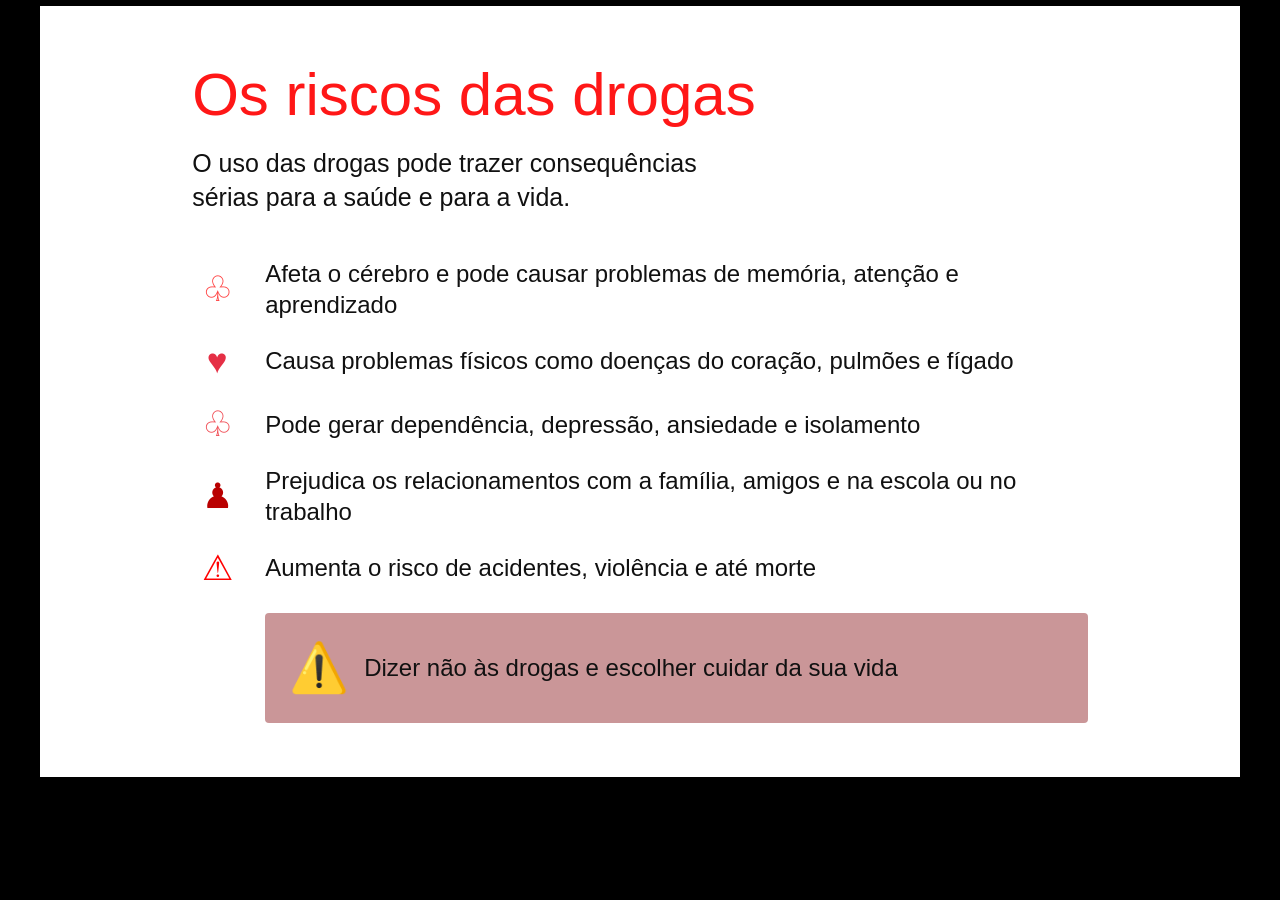
<file: conheca- os-riscos.html>
<!DOCTYPE html>
<html lang="pt">
<head>
    <meta charset="UTF-8">
    <meta name="viewport" content="width=device-width, initial-scale=1.0">
    <title>Os riscos das drogas</title>

    <style>
        * {
            margin: 0;
            padding: 0;
            box-sizing: border-box;
        }

        body {
            font-family: Arial, Helvetica, sans-serif;
            background: #000;
            display: flex;
            justify-content: center;
            align-items: flex-start;
            min-height: 100vh;
            padding: 6px;
            color: #111;
        }

        .pagina {
            background: #fff;
            width: 100%;
            max-width: 1200px;
            min-height: 760px;
            padding: 54px 12%;
        }

        h1 {
            color: #ff1717;
            font-size: 60px;
            font-weight: 400;
            margin-bottom: 18px;
        }

        .introducao {
            font-size: 25px;
            line-height: 1.35;
            margin-bottom: 43px;
        }

        .lista {
            display: flex;
            flex-direction: column;
            gap: 18px;
        }

        .item {
            display: flex;
            align-items: center;
            gap: 23px;
            font-size: 24px;
            line-height: 1.3;
        }

        .icone {
            width: 50px;
            min-width: 50px;
            text-align: center;
            font-size: 35px;
        }

        .cerebro {
            color: #ff4242;
        }

        .coracao {
            color: #e52f45;
        }

        .pessoas {
            color: #f04d55;
        }

        .familia {
            color: #b90000;
        }

        .aviso {
            color: #ff0000;
        }

        .mensagem {
            margin: 22px 0 0 73px;
            background: #ca9698;
            padding: 24px;
            border-radius: 4px;
            display: flex;
            align-items: center;
            gap: 25px;
            font-size: 24px;
            line-height: 1.3;
        }

        .mensagem .icone {
            font-size: 48px;
        }

        @media (max-width: 700px) {
            .pagina {
                padding: 35px 7%;
                min-height: 100vh;
            }

            h1 {
                font-size: 38px;
            }

            .introducao {
                font-size: 18px;
                margin-bottom: 30px;
            }

            .item {
                font-size: 17px;
                gap: 12px;
            }

            .icone {
                width: 35px;
                min-width: 35px;
                font-size: 27px;
            }

            .lista {
                gap: 20px;
            }

            .mensagem {
                margin-left: 0;
                padding: 16px;
                gap: 14px;
                font-size: 17px;
            }

            .mensagem .icone {
                font-size: 35px;
            }
        }
    </style>
</head>

<body>

    <main class="pagina">

        <h1>Os riscos das drogas</h1>

        <p class="introducao">
            O uso das drogas pode trazer consequências<br>
            sérias para a saúde e para a vida.
        </p>

        <section class="lista">

            <div class="item">
                <div class="icone cerebro">♧</div>
                <p>
                    Afeta o cérebro e pode causar problemas de memória,
                    atenção e aprendizado
                </p>
            </div>

            <div class="item">
                <div class="icone coracao">♥</div>
                <p>
                    Causa problemas físicos como doenças do coração,
                    pulmões e fígado
                </p>
            </div>

            <div class="item">
                <div class="icone pessoas">♧</div>
                <p>
                    Pode gerar dependência, depressão, ansiedade e
                    isolamento
                </p>
            </div>

            <div class="item">
                <div class="icone familia">♟</div>
                <p>
                    Prejudica os relacionamentos com a família, amigos
                    e na escola ou no trabalho
                </p>
            </div>

            <div class="item">
                <div class="icone aviso">⚠</div>
                <p>
                    Aumenta o risco de acidentes, violência e até morte
                </p>
            </div>

        </section>

        <div class="mensagem">
            <div class="icone aviso">⚠️</div>
            <p>
                Dizer não às drogas e escolher cuidar da sua vida
            </p>
        </div>

    </main>

</body>
</html>
</file>
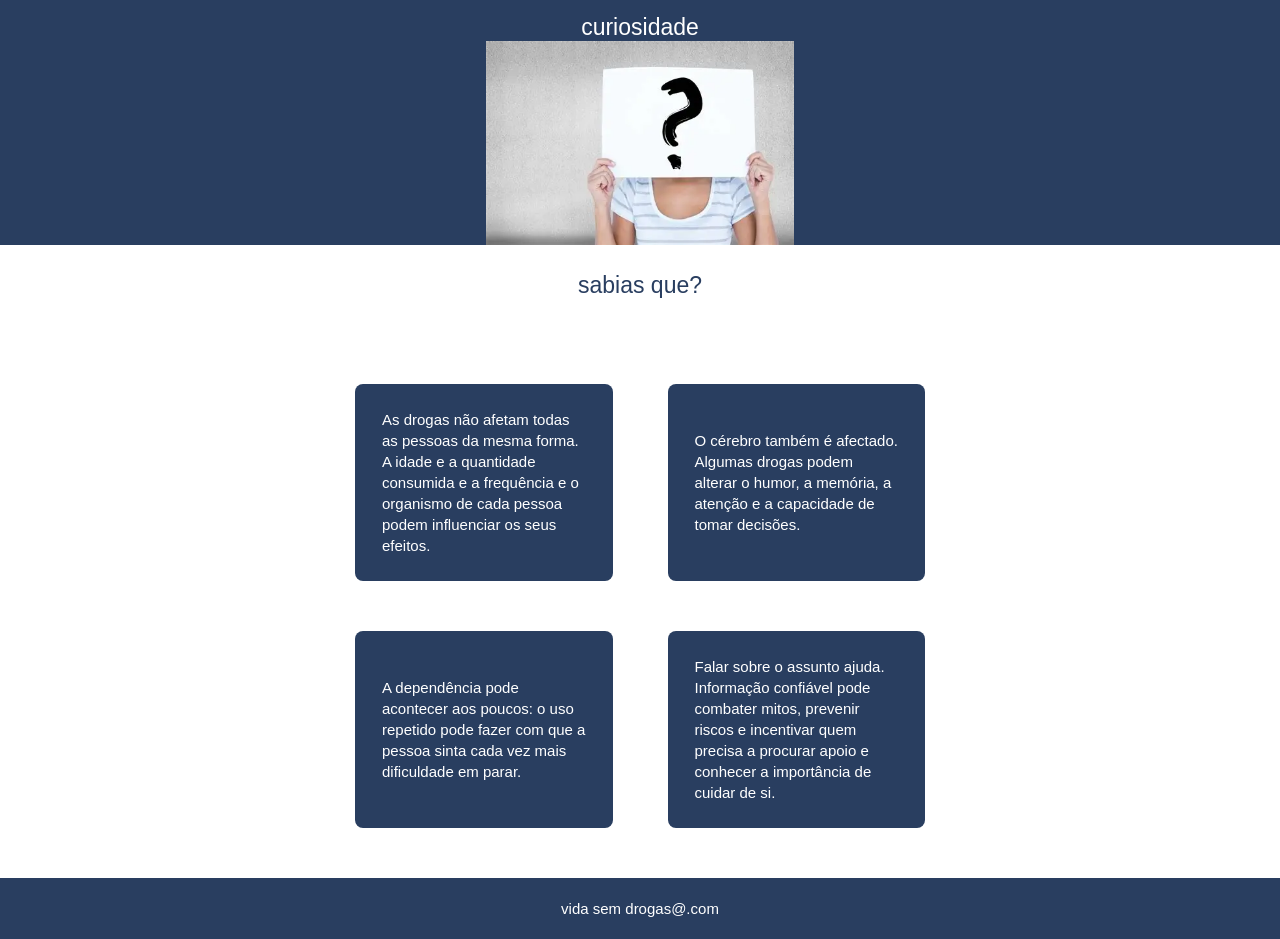
<file: curiosidade.html>
<!DOCTYPE html>
<html lang="pt">
<head>
    <meta charset="UTF-8">
    <meta name="viewport" content="width=device-width, initial-scale=1.0">
    <title>Vida Sem Drogas - Curiosidades</title>
    <link rel="stylesheet" href="curiosidade.css">
</head>
<body>

    <header class="cabecalho">
        <h1>curiosidade</h1>
        <img src="curiosidade.webp" alt="Pessoa com uma folha e um ponto de interrogação">
    </header>

    <main>
        <h2>sabias que?</h2>

        <section class="cartoes">
            <div class="cartao">
                As drogas não afetam todas as pessoas
                da mesma forma. A idade e a quantidade
                consumida e a frequência e o organismo
                de cada pessoa podem influenciar os seus efeitos.
            </div>

            <div class="cartao">
                O cérebro também é afectado.
                Algumas drogas podem alterar o humor,
                a memória, a atenção e a capacidade
                de tomar decisões.
            </div>

            <div class="cartao">
                A dependência pode acontecer aos poucos:
                o uso repetido pode fazer com que a pessoa
                sinta cada vez mais dificuldade em parar.
            </div>

            <div class="cartao">
                Falar sobre o assunto ajuda. Informação
                confiável pode combater mitos, prevenir
                riscos e incentivar quem precisa a procurar
                apoio e conhecer a importância de cuidar de si.
            </div>
        </section>
    </main>

    <footer>
        <p>vida sem drogas@.com</p>
    </footer>

</body>
</html>
</file>
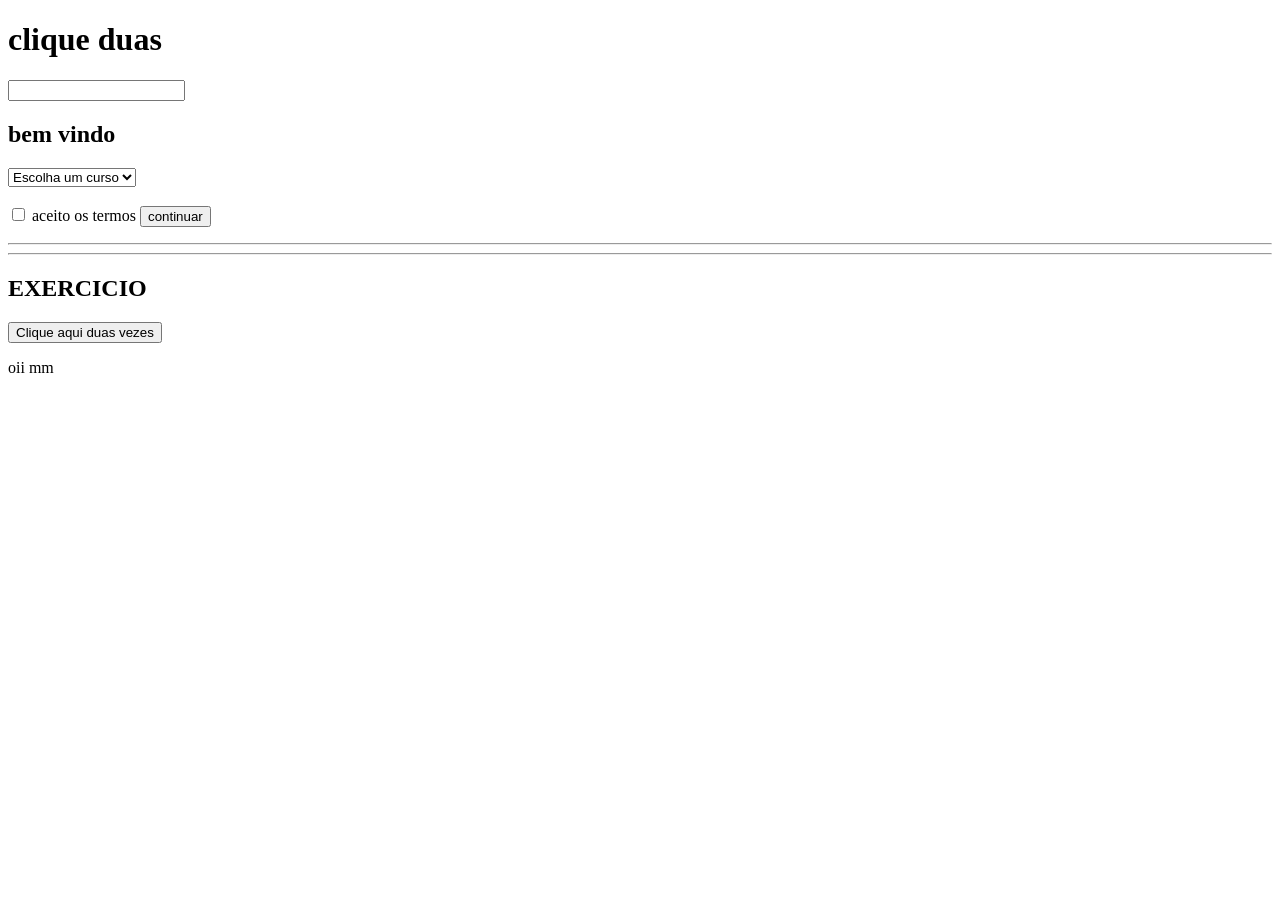
<file: Eventos.html>
<!DOCTYPE html>
<html lang="en">
<head>
    <meta charset="UTF-8">
    <meta name="viewport" content="width=device-width, initial-scale=1.0">
    <title>Document</title>
</head>
<body>

<h1 id="titulo">clique duas</h1>
<input type="text" id="nome" onfocus="mostrarNome()">
<h2>bem vindo</h2>
<p id="resultado"></p>
<select id="curso">
    <option value="">Escolha um curso </option>
    <option value="informatica">informatica</option>
    <option value="jornalismo">jornalismo</option>
    <option value="medicina">medicina</option>
</select> 

<br><br>



<input type="checkbox" id="termos">
<label>aceito os termos</label>
<button onclick="verificarformulario()">continuar</button>
<p id="resultado"></p> 
<hr><hr>

<h2>EXERCICIO</h2>
<button ondblclick="mostrarTexto()">Clique aqui duas vezes</button>
 <p id="texto">oii mm</p>



    <script>

        function mostrarTexto() { 
           document.getElementById("texto").innerHTML = "Olá! Este texto apareceu após o duplo clique."; 
        texto.style.color = "blue"; 
        texto.style.fontSize = "30px"; 
    }
// function  validar fomularios(){

// let  nome = document.getElementById("nome").value;
// let  idade = document.getElementById("idade").value;
// let  curso = document.getElementById("curso").value;
// let  termos = document.getElementById("termos").checked;
// if ( nome== ""){

//     document.getElementById("resultado").innerHTML="digite o seu nome.";

//     else if ( idade == ""){
//      document.getElementById("resultado").innerHTML = "digite a sua idade"

// }

 
// else if ( curso == ""){

//     document.getElementById("resultado").innerHTML = "escolha um curso"
// }

// if (  escolha um cursocurso== ""){
//     else if ( termos == false) {
//        document.getElementById("resultado").innerHTML= "Aceite os termos para continuar" 
//     }
// else{
//     document.getElementById("resultado").innerHTML= "formulario enviado com sucesso ✅"
// }


//  }


// }


// }



//         function verificar() {
//             let termo = document.getElementById("termos").checked;
//             if (termos ==true) {
//                 document.getElementById("resultado").innerHTML = "termos aceites";

//             }
//             else {
//                 document.getElementById("resultado").innerHTML = "voce precisa aceitar os termos.";
//             }
//         }
//         function mostrarfrutas() {
//             let frutas = document.getElementById("frutas").value;
//              document.getElementById("resultado").innerHTML = "Voce escolheu:" + frutas;
//         }
//         function mostrarNome() {
//             document.getElementById("nome").style.border = "yellow 5px solid";
            

//         }
// function entrar() {
//         document.getElementById("resultado").innerHTML = "Entrou";
//         let caix = document.getElementById("caixa");
//         caix.style.backgroundColor = "green";
        
//     }

//     function sair() {
//         document.getElementById("resultado").innerHTML = "Saiu";
//         let caix = document.getElementById("caixa");
//         caix.style.backgroundColor = "yellow";
//     }
    

    </script> 
    
</body>
</html>
</file>
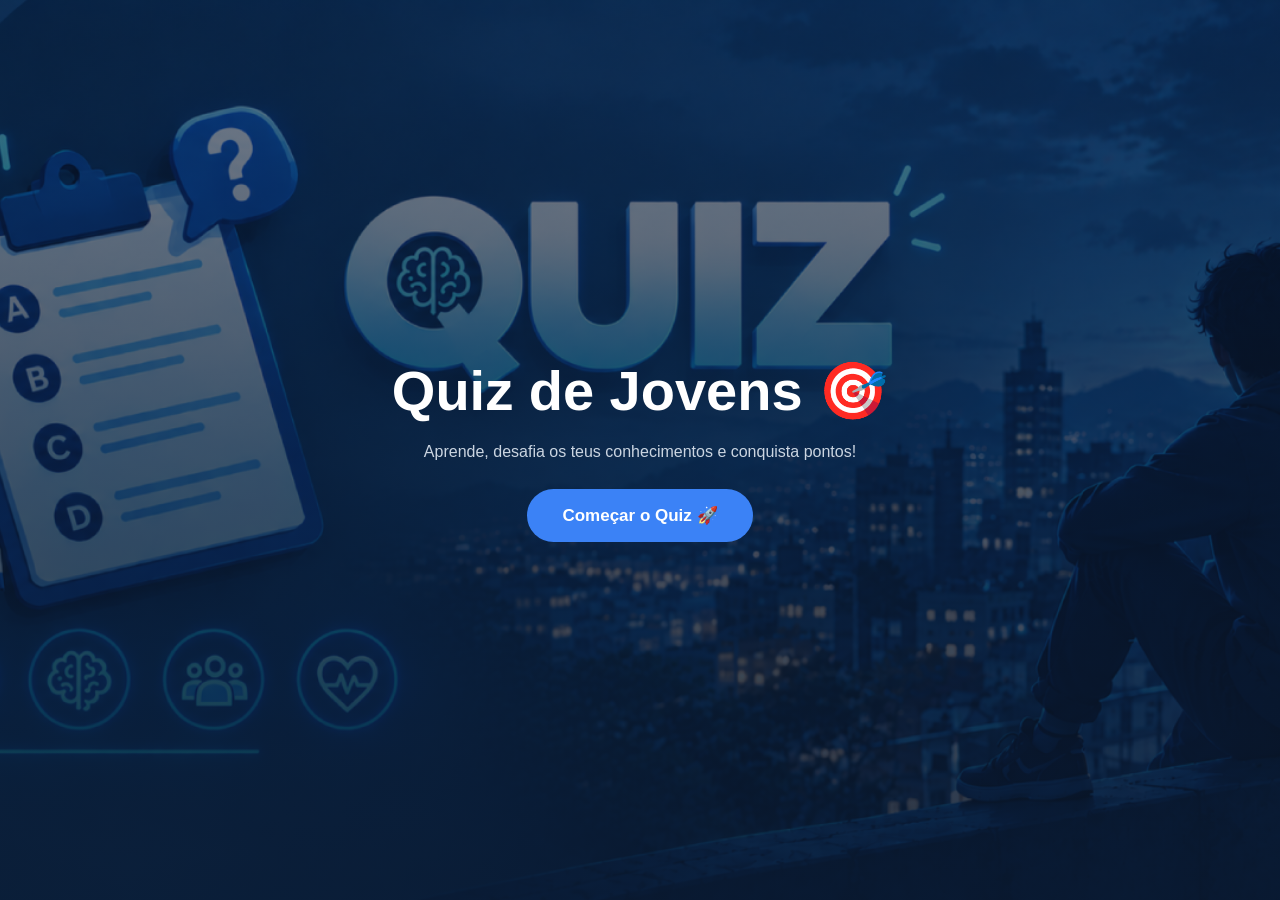
<file: qu.html>
<!DOCTYPE html>
<html lang="en">
<head>
    <meta charset="UTF-8">
    <meta name="viewport" content="width=device-width, initial-scale=1.0">
    <title>Document</title>
</head>
<body>
    
<!DOCTYPE html>
<html lang="pt-MZ">
<head>
<meta charset="UTF-8">
<meta name="viewport" content="width=device-width, initial-scale=1.0">
<title>Quiz Divertido - Conversa de Jovens</title>

<style>
* {
    margin: 0;
    padding: 0;
    box-sizing: border-box;
    font-family: Arial, sans-serif;
}

body {
    min-height: 100vh;
    display: flex;
    justify-content: center;
    align-items: center;
    color: white;
    background:
        linear-gradient(
            rgba(10,25,47,0.55),
            rgba(10,25,47,0.88)
        ),
        url('Captura de tela 2026-10-13 153321.png')
        center/cover fixed;
    overflow-x: hidden;
}

.hidden {
    display: none !important;
}

/* TELA INICIAL */
.capa {
    text-align: center;
    padding: 30px;
    animation: aparecer 0.6s ease;
}

.capa h1 {
    font-size: clamp(2rem, 7vw, 3.5rem);
    margin-bottom: 15px;
}

.capa p {
    color: #cbd5e1;
    margin-bottom: 25px;
    line-height: 1.6;
}

.btn-azul {
    background: #3b82f6;
    color: white;
    border: none;
    padding: 16px 35px;
    border-radius: 30px;
    font-size: 17px;
    font-weight: bold;
    cursor: pointer;
    transition: 0.3s;
}

.btn-azul:hover {
    background: #2563eb;
    transform: scale(1.06);
}

/* CARTÃO */
.quiz-box {
    position: relative;
    background: white;
    color: #1e293b;
    padding: 28px;
    border-radius: 20px;
    width: 92%;
    max-width: 540px;
    box-shadow: 0 15px 40px rgba(0,0,0,0.35);
    animation: aparecer 0.4s ease;
}

.btn-fechar {
    position: absolute;
    top: 12px;
    right: 15px;
    border: none;
    background: transparent;
    font-size: 23px;
    cursor: pointer;
    color: #64748b;
}

.btn-fechar:hover {
    color: #ef4444;
}

.header {
    color: #1d4ed8;
    font-weight: bold;
    font-size: 18px;
    padding-right: 30px;
    margin-bottom: 18px;
}

/* PONTUAÇÃO */
.painel {
    display: grid;
    grid-template-columns: repeat(3, 1fr);
    gap: 8px;
    margin-bottom: 18px;
}

.painel-item {
    background: #eff6ff;
    padding: 12px 5px;
    border-radius: 12px;
    text-align: center;
}

.painel-item span {
    display: block;
    color: #64748b;
    font-size: 12px;
    margin-bottom: 5px;
}

.painel-item strong {
    color: #1d4ed8;
    font-size: 19px;
}

.progresso {
    width: 100%;
    height: 9px;
    background: #e2e8f0;
    border-radius: 20px;
    overflow: hidden;
    margin-bottom: 18px;
}

.barra {
    width: 0%;
    height: 100%;
    background: linear-gradient(90deg,#3b82f6,#06b6d4);
    transition: width 0.5s;
}

.nivel {
    text-align: center;
    font-size: 13px;
    color: #64748b;
    margin-bottom: 15px;
}

#question {
    font-size: 18px;
    font-weight: bold;
    line-height: 1.5;
    margin-bottom: 20px;
}

/* ALTERNATIVAS */
#options {
    list-style: none;
}

.option {
    width: 100%;
    text-align: left;
    background: #f8fafc;
    color: #1e293b;
    border: 2px solid #e2e8f0;
    padding: 14px;
    margin-bottom: 10px;
    border-radius: 12px;
    font-size: 15px;
    cursor: pointer;
    transition: 0.2s;
}

.option:hover:not(:disabled) {
    background: #eff6ff;
    border-color: #3b82f6;
    transform: translateX(3px);
}

.option:focus-visible {
    outline: 3px solid #2563eb;
}

.option:disabled {
    cursor: default;
    opacity: 1;
}

.correct {
    background: #d1fae5 !important;
    color: #065f46 !important;
    border-color: #10b981 !important;
}

.incorrect {
    background: #fee2e2 !important;
    color: #991b1b !important;
    border-color: #ef4444 !important;
}

#feedback {
    min-height: 45px;
    text-align: center;
    font-weight: bold;
    padding-top: 10px;
    line-height: 1.5;
}

.certo {
    color: #059669;
}

.errado {
    color: #dc2626;
}

/* PONTOS ANIMADOS */
.pontos-flutuantes {
    position: absolute;
    top: 30%;
    left: 50%;
    transform: translateX(-50%);
    color: #16a34a;
    font-size: 32px;
    font-weight: bold;
    pointer-events: none;
    animation: subir 1s ease forwards;
    z-index: 5;
}

.confete {
    position: fixed;
    top: -20px;
    width: 9px;
    height: 14px;
    pointer-events: none;
    z-index: 20;
    animation: cair 2s linear forwards;
}

@keyframes aparecer {
    from {
        opacity: 0;
        transform: translateY(15px);
    }
    to {
        opacity: 1;
        transform: translateY(0);
    }
}

@keyframes subir {
    from {
        opacity: 1;
        transform: translate(-50%, 20px);
    }
    to {
        opacity: 0;
        transform: translate(-50%, -75px);
    }
}

@keyframes cair {
    to {
        transform: translateY(110vh) rotate(720deg);
        opacity: 0;
    }
}

@media(max-width:480px) {
    .quiz-box {
        padding: 20px;
    }

    .painel-item strong {
        font-size: 16px;
    }

    #question {
        font-size: 16px;
    }
}
</style>
</head>

<body>

<!-- INÍCIO -->
<div id="tela-inicio" class="capa">
    <h1>Quiz de Jovens 🎯</h1>
    <p>
        Aprende, desafia os teus conhecimentos
        e conquista pontos!
    </p>
    <button class="btn-azul" onclick="iniciar()">
        Começar o Quiz 🚀
    </button>
</div>

<!-- QUIZ -->
<div id="tela-quiz" class="quiz-box hidden">

    <button class="btn-fechar"
            onclick="fecharQuiz()"
            aria-label="Fechar quiz">
        ✕
    </button>

    <div class="header">
        🌍 Conversa de Jovens
    </div>

    <div class="painel">
        <div class="painel-item">
            <span>⭐ Pontos</span>
            <strong id="pontos">0</strong>
        </div>

        <div class="painel-item">
            <span>🔥 Sequência</span>
            <strong id="sequencia">0</strong>
        </div>

        <div class="painel-item">
            <span>✅ Acertos</span>
            <strong id="acertos">0</strong>
        </div>
    </div>

    <div class="nivel" id="nivel">
        Nível 1 - Iniciante
    </div>

    <div class="progresso">
        <div class="barra" id="barra"></div>
    </div>

    <p id="question"></p>

    <div id="options"></div>

    <p id="feedback" aria-live="polite"></p>

</div>

<script>
// BANCO DE PERGUNTAS
const perguntas = [
    {
        pergunta: "Por que alguns jovens começam a consumir drogas?",
        respostas: [
            "Por pressão dos amigos ou curiosidade.",
            "Porque todas as drogas são saudáveis.",
            "Porque melhoram sempre a memória.",
            "Porque não existem riscos."
        ],
        correta: 0
    },
    {
        pergunta: "Qual pode ser uma consequência do consumo de drogas?",
        respostas: [
            "Melhorar sempre o rendimento escolar.",
            "Problemas de saúde e dependência.",
            "Eliminar todas as doenças.",
            "Aumentar a concentração permanentemente."
        ],
        correta: 1
    },
    {
        pergunta: "O que fazer quando um amigo oferece drogas?",
        respostas: [
            "Aceitar para agradar aos amigos.",
            "Experimentar sem pensar.",
            "Recusar e procurar um ambiente seguro.",
            "Guardar para consumir depois."
        ],
        correta: 2
    },
    {
        pergunta: "Como podemos ajudar um jovem com dependência?",
        respostas: [
            "Afastá-lo de toda a família.",
            "Humilhá-lo em público.",
            "Ignorar os seus problemas.",
            "Oferecer apoio e incentivar ajuda profissional."
        ],
        correta: 3
    },
    {
        pergunta: "O consumo excessivo de álcool pode causar:",
        respostas: [
            "Problemas de saúde e acidentes.",
            "Melhoria garantida dos estudos.",
            "Proteção contra doenças.",
            "Ausência de riscos."
        ],
        correta: 0
    },
    {
        pergunta: "Qual destas atividades ajuda a promover hábitos saudáveis?",
        respostas: [
            "Abandonar a escola.",
            "Praticar desporto e participar em atividades culturais.",
            "Isolar-se de todos.",
            "Consumir substâncias desconhecidas."
        ],
        correta: 1
    },
    {
        pergunta: "O que é a dependência?",
        respostas: [
            "Uma forma de melhorar a saúde.",
            "Um hábito sem consequências.",
            "Uma condição que dificulta controlar o consumo.",
            "Uma capacidade especial."
        ],
        correta: 2
    },
    {
        pergunta: "O que fazer quando alguém enfrenta problemas com drogas?",
        respostas: [
            "Criticar constantemente.",
            "Divulgar os seus problemas.",
            "Deixar a pessoa sem apoio.",
            "Procurar ajuda de profissionais de saúde."
        ],
        correta: 3
    },
    {
        pergunta: "Qual é uma maneira de prevenir o consumo de drogas?",
        respostas: [
            "Informar-se sobre os riscos e fazer escolhas conscientes.",
            "Experimentar todas as substâncias.",
            "Aceitar qualquer desafio dos amigos.",
            "Ignorar informações de saúde."
        ],
        correta: 0
    },
    {
        pergunta: "Por que é importante conversar sobre drogas na escola?",
        respostas: [
            "Para incentivar o consumo.",
            "Para promover informação e prevenção.",
            "Para criar conflitos.",
            "Para evitar falar sobre saúde."
        ],
        correta: 1
    }
];

let pontos = 0;
let acertos = 0;
let sequencia = 0;
let respondidas = 0;
let indice = 0;
let ordem = [];
let bloqueado = false;
let temporizador = null;
let jogoAtivo = false;

// Misturar com Fisher-Yates
function misturar(array) {
    const copia = [...array];

    for (let i = copia.length - 1; i > 0; i--) {
        const j = Math.floor(Math.random() * (i + 1));
        [copia[i], copia[j]] = [copia[j], copia[i]];
    }

    return copia;
}

// INICIAR
function iniciar() {
    clearTimeout(temporizador);

    pontos = 0;
    acertos = 0;
    sequencia = 0;
    respondidas = 0;
    indice = 0;
    jogoAtivo = true;

    ordem = misturar(perguntas);

    document.getElementById("tela-inicio")
        .classList.add("hidden");

    document.getElementById("tela-quiz")
        .classList.remove("hidden");

    atualizarPainel();
    novaPergunta();
}

// FECHAR
function fecharQuiz() {
    jogoAtivo = false;
    clearTimeout(temporizador);

    document.getElementById("tela-quiz")
        .classList.add("hidden");

    document.getElementById("tela-inicio")
        .classList.remove("hidden");
}

// ATUALIZAR PONTOS E NÍVEL
function atualizarPainel() {
    document.getElementById("pontos").textContent = pontos;
    document.getElementById("acertos").textContent = acertos;
    document.getElementById("sequencia").textContent = sequencia;

    let nivel = 1;
    let nome = "Iniciante";

    if (pontos >= 200) {
        nivel = 4;
        nome = "Mestre do Conhecimento 🏆";
    } else if (pontos >= 100) {
        nivel = 3;
        nome = "Especialista 🌟";
    } else if (pontos >= 50) {
        nivel = 2;
        nome = "Explorador 🚀";
    }

    document.getElementById("nivel").textContent =
        "Nível " + nivel + " - " + nome;

    // Progresso até ao próximo patamar
    let progresso = 0;

    if (pontos < 50) {
        progresso = pontos / 50 * 100;
    } else if (pontos < 100) {
        progresso = (pontos - 50) / 50 * 100;
    } else if (pontos < 200) {
        progresso = (pontos - 100) / 100 * 100;
    } else {
        progresso = 100;
    }

    document.getElementById("barra").style.width =
        progresso + "%";
}

// NOVA PERGUNTA
function novaPergunta() {
    if (!jogoAtivo) return;

    bloqueado = false;

    if (indice >= ordem.length) {
        indice = 0;
        ordem = misturar(perguntas);
    }

    const item = ordem[indice];
    indice++;

    document.getElementById("question").textContent =
        "Pergunta " + (respondidas + 1) + ": " + item.pergunta;

    const lista = document.getElementById("options");
    const feedback = document.getElementById("feedback");

    lista.innerHTML = "";
    feedback.textContent = "";
    feedback.className = "";

    const alternativas = misturar(
        item.respostas.map((texto, i) => ({
            texto: texto,
            correta: i === item.correta
        }))
    );

    alternativas.forEach(alt => {
        const botao = document.createElement("button");

        botao.type = "button";
        botao.className = "option";
        botao.textContent = alt.texto;

        botao.addEventListener("click", () => {
            responder(botao, alt.correta, lista);
        });

        lista.appendChild(botao);
    });
}

// RESPONDER
function responder(botao, correta, lista) {
    if (bloqueado || !jogoAtivo) return;

    bloqueado = true;
    respondidas++;

    const botoes = lista.querySelectorAll(".option");

    botoes.forEach(b => {
        b.disabled = true;
    });

    const feedback = document.getElementById("feedback");

    if (correta) {
        acertos++;
        sequencia++;

        let ganho = 10;
        let mensagem = "🎉 Muito bem! +10 pontos";

        if (sequencia % 3 === 0) {
            ganho += 5;
            mensagem = "🔥 Incrível! 3 acertos seguidos! +15 pontos";
            criarConfetes();
        }

        pontos += ganho;

        botao.classList.add("correct");
        feedback.textContent = mensagem;
        feedback.className = "certo";

        mostrarPontos(ganho);

    } else {
        sequencia = 0;

        botao.classList.add("incorrect");

        feedback.textContent =
            "💡 Continua a aprender! A resposta verde é a correta.";
        feedback.className = "errado";

        const item = ordem[indice - 1];
        const respostaCerta = item.respostas[item.correta];

        botoes.forEach(b => {
            if (b.textContent === respostaCerta) {
                b.classList.add("correct");
            }
        });
    }

    atualizarPainel();

    // Avança automaticamente após 1,5 segundos
    temporizador = setTimeout(() => {
        novaPergunta();
    }, 1500);
}

// ANIMAÇÃO DOS PONTOS
function mostrarPontos(valor) {
    const caixa = document.getElementById("tela-quiz");

    const elemento = document.createElement("div");
    elemento.className = "pontos-flutuantes";
    elemento.textContent = "+" + valor + " ⭐";

    caixa.appendChild(elemento);

    setTimeout(() => elemento.remove(), 1000);
}

// CONFETES AO ACERTAR 3 SEGUIDAS
function criarConfetes() {
    const cores = [
        "#3b82f6",
        "#10b981",
        "#facc15",
        "#f472b6",
        "#a78bfa"
    ];

    for (let i = 0; i < 35; i++) {
        const confete = document.createElement("div");

        confete.className = "confete";
        confete.style.left = Math.random() * 100 + "vw";
        confete.style.background =
            cores[Math.floor(Math.random() * cores.length)];
        confete.style.animationDelay =
            Math.random() * 0.5 + "s";

        document.body.appendChild(confete);

        setTimeout(() => confete.remove(), 2600);
    }
}
</script>

</body>
</html>

</body>
</html>
</file>
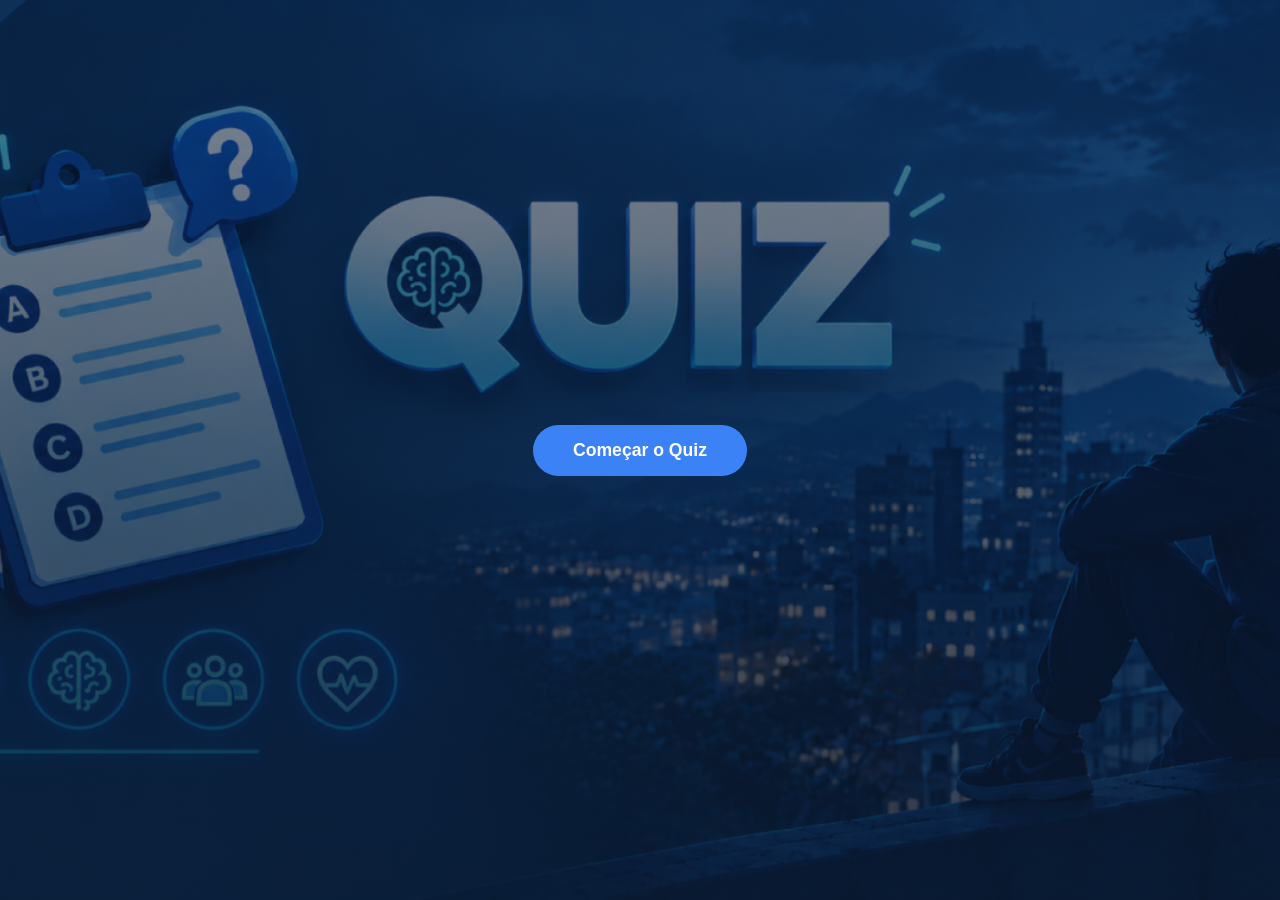
<file: quiz.html>
<!DOCTYPE html>
<html lang="pt-PT">
<head>
    <meta charset="UTF-8">
    <meta name="viewport" content="width=device-width, initial-scale=1.0">
    <title>Quiz Infinito</title>
    <style>
        body {
            font-family: Arial, sans-serif;
            color: #ffffff;
            margin: 0;
            display: flex;
            justify-content: center;
            align-items: center;
            min-height: 100vh;
            background: linear-gradient(rgba(10,25,47,0.5), rgba(10,25,47,0.85)), url('Captura de tela 2026-10-13 153321.png') no-repeat center center fixed;
            background-size: cover;
        }
        /* --- ESTILO DA CAPA --- */
        .capa {
            text-align: center;
            padding: 20px;
            position: relative;
            width: 100%;
            max-width: 600px;
        }
        .slogan {
            position: absolute;
            top: -40px;
            right: 20px;
            font-style: italic;
            color: #93c5fd;
            text-align: right;
        }
        .capa h1 {
            font-size: 5rem;
            margin: 0;
            letter-spacing: 3px;
        }
        .capa h2 {
            font-size: 1.6rem;
            margin: 10px 0;
            font-weight: normal;
        }
        .capa h2 span {
            color: #38bdf8;
            font-weight: bold;
        }
        .capa p {
            color: #cbd5e1;
            font-size: 1rem;
            margin-bottom: 30px;
            line-height: 1.4;
        }
        .btn-azul {
            background: #3b82f6;
            color: white;
            border: none;
            padding: 15px 40px;
            border-radius: 50px;
            font-size: 1.1rem;
            font-weight: bold;
            cursor: pointer;
        }
        .btn-azul:hover {
            background: #2563eb;
        }
        /* --- ESTILO DO CARD DO QUIZ --- */
        .quiz-box {
            position: relative;
            background: white;
            color: #1e293b;
            padding: 30px;
            border-radius: 16px;
            max-width: 500px;
            width: 90%;
            box-shadow: 0 10px 25px rgba(0,0,0,0.3);
        }
        /* --- BOTÃO FECHAR (X) --- */
        .btn-fechar {
            position: absolute;
            top: 15px;
            right: 15px;
            background: transparent;
            border: none;
            font-size: 1.2rem;
            font-weight: bold;
            color: #64748b;
            cursor: pointer;
            line-height: 1;
            padding: 5px;
        }
        .btn-fechar:hover {
            color: #ef4444;
        }
        .header {
            display: flex;
            justify-content: space-between;
            border-bottom: 2px solid #3b82f6;
            padding-bottom: 10px;
            margin-bottom: 20px;
            font-size: 0.9rem;
            padding-right: 25px; /* Espaço para não sobrepor o X */
        }
        .option {
            background: #f8fafc;
            border: 1px solid #cbd5e1;
            padding: 12px;
            margin-bottom: 10px;
            border-radius: 8px;
            cursor: pointer;
            list-style: none;
        }
        .option:hover {
            background: #eff6ff;
            border-color: #3b82f6;
        }
        .correct {
            background: #d1fae5 !important;
            color: #065f46 !important;
            font-weight: bold;
            border-color: #10b981 !important;
        }
        .incorrect {
            background: #fee2e2 !important;
            color: #991b1b !important;
            border-color: #ef4444 !important;
        }
        .disabled {
            pointer-events: none;
        }
        .btn-prox {
            background: #1d4ed8;
            color: white;
            border: none;
            padding: 12px;
            border-radius: 8px;
            width: 100%;
            font-weight: bold;
            margin-top: 15px;
            cursor: pointer;
        }
        .hidden {
            display: none !important;
        }
    </style>
</head>
<body>

    <!-- TELA INICIAL ALTERADA: APENAS O BOTÃO -->
    <div id="tela-inicio" class="capa">
        <button class="btn-azul" onclick="iniciar()">Começar o Quiz</button>
    </div>

    <!-- CARTÃO DO QUIZ -->
    <div id="tela-quiz" class="quiz-box hidden">
        <!-- Botão X adicionado aqui -->
        <button class="btn-fechar" onclick="fecharQuiz()">✕</button>
        
        <div class="header">
            <b style="color: #1d4ed8;">Conversa de Jovens</b>
            <span style="color: #64748b;">Respondidas: <b id="total" style="color: #1d4ed8;">0</b></span>
        </div>
        <p id="question" style="font-weight: bold; margin-bottom: 20px;"></p>
        <ul id="options" style="padding:0;"></ul>
        <button id="next-btn" class="btn-prox hidden" onclick="novaPergunta()">Avançar para a Próxima →</button>
    </div>

    <script>
        const subjects = [
            { n: "Muitos jovens entram nas drogas em Nacala", r: "Por pressão dos amigos e falta de emprego." },
            { n: "O consumo de soruma e bebidas caseiras perigosas", r: "Cria brigas em casa e afasta da escola." },
            { n: "O vício em comprimidos e pacotes de álcool barato", r: "Leva o jovem a roubar a própria família." },
            { n: "Quando um jovem em Nampula quer deixar o vício", r: "Precisa do apoio da família, sem julgamentos." }
        ];

        const fakes = [
            "Dá mais saúde para trabalhar e jogar futebol.",
            "Ajuda a conseguir emprego rapidamente.",
            "Resolve todos os problemas de ansiedade da rua.",
            "Limpa as doenças do corpo de forma natural."
        ];

        let count = 0, respostaCerta = "";

        function iniciar() {
            document.getElementById('tela-inicio').classList.add('hidden');
            document.getElementById('tela-quiz').classList.remove('hidden');
            novaPergunta();
        }

        // Nova função para fechar o quiz e focar no fundo
        function fecharQuiz() {
            document.getElementById('tela-quiz').classList.add('hidden');
            document.getElementById('tela-inicio').classList.remove('hidden');
        }

        function novaPergunta() {
            document.getElementById('next-btn').classList.add('hidden');
            let item = subjects[Math.floor(Math.random() * subjects.length)];
            respostaCerta = item.r;

            let alternativas = [
                { t: item.r, c: true },
                { t: fakes[0], c: false },
                { t: fakes[1], c: false },
                { t: fakes[2], c: false }
            ].sort(() => 0.5 - Math.random());

            document.getElementById('question').innerText = `Qual é a realidade sobre esta situação?\n"${item.n}..."`;
            
            const lista = document.getElementById('options');
            lista.innerHTML = '';

            alternativas.forEach(alt => {
                const li = document.createElement('li');
                li.className = 'option';
                li.innerText = alt.t;
                li.onclick = function() {
                    count++;
                    document.getElementById('total').innerText = count;
                    Array.from(lista.children).forEach(el => {
                        el.classList.add('disabled');
                        if(el.innerText === respostaCerta) el.classList.add('correct');
                    });
                    if(!alt.c) li.classList.add('incorrect');
                    document.getElementById('next-btn').classList.remove('hidden');
                };
                lista.appendChild(li);
            });
        }
    </script>
</body>
</html>
</file>
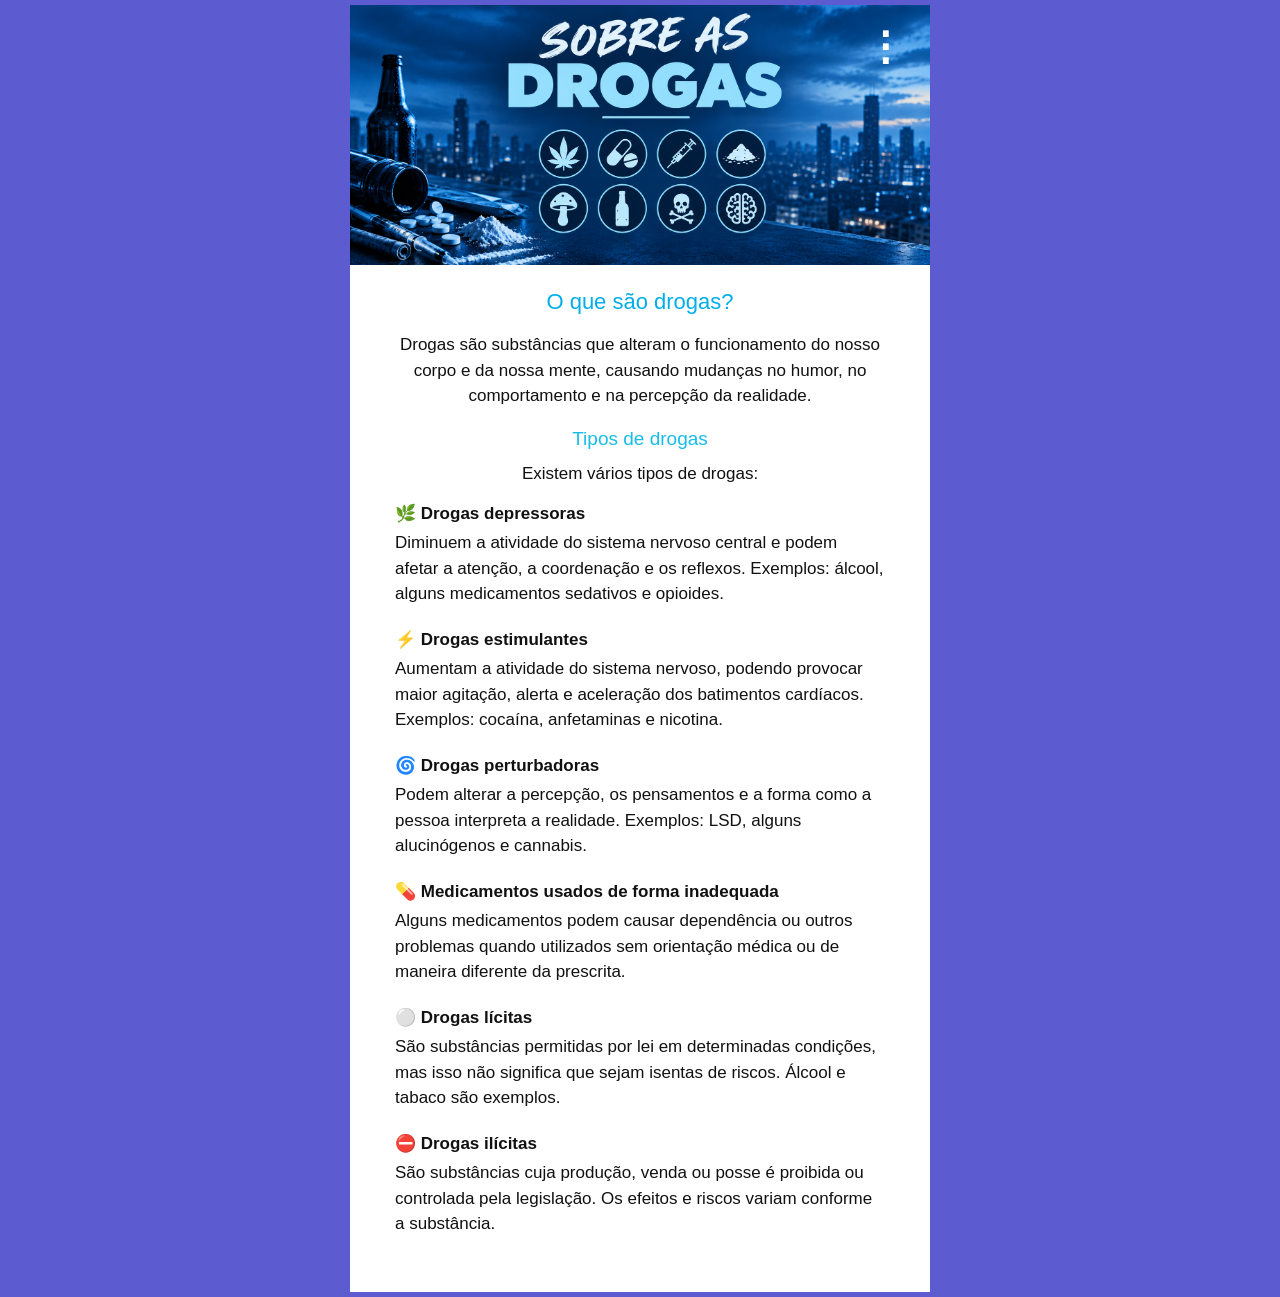
<file: sobreasdrogas.html>
<!DOCTYPE html>
<html lang="pt">
<head>
    <meta charset="UTF-8">
    <meta name="viewport" content="width=device-width, initial-scale=1.0">
    <title>Sobre as Drogas</title>
    <link rel="stylesheet" href="sobreasdrogas.css">
</head>

<body>

    <main class="pagina">

        
        <section class="capa">
            <img src="navedrogas.png" alt="Imagem sobre drogas">
            
                

            <div class="menu">⋮</div>
        </section>

        <section class="conteudo">

            <h3>O que são drogas?</h3>

            <p class="introducao">
                Drogas são substâncias que alteram o funcionamento do nosso corpo
                e da nossa mente, causando mudanças no humor, no comportamento
                e na percepção da realidade.
            </p>

            <h4>Tipos de drogas</h4>

            <p class="central">
                Existem vários tipos de drogas:
            </p>

            <div class="tipo">
                <strong>🌿 Drogas depressoras</strong>
                <p>
                    Diminuem a atividade do sistema nervoso central e podem afetar
                    a atenção, a coordenação e os reflexos. Exemplos: álcool,
                    alguns medicamentos sedativos e opioides.
                </p>
            </div>

            <div class="tipo">
                <strong>⚡ Drogas estimulantes</strong>
                <p>
                    Aumentam a atividade do sistema nervoso, podendo provocar maior
                    agitação, alerta e aceleração dos batimentos cardíacos.
                    Exemplos: cocaína, anfetaminas e nicotina.
                </p>
            </div>

            <div class="tipo">
                <strong>🌀 Drogas perturbadoras</strong>
                <p>
                    Podem alterar a percepção, os pensamentos e a forma como
                    a pessoa interpreta a realidade. Exemplos: LSD,
                    alguns alucinógenos e cannabis.
                </p>
            </div>

            <div class="tipo">
                <strong>💊 Medicamentos usados de forma inadequada</strong>
                <p>
                    Alguns medicamentos podem causar dependência ou outros
                    problemas quando utilizados sem orientação médica ou
                    de maneira diferente da prescrita.
                </p>
            </div>

            <div class="tipo">
                <strong>⚪ Drogas lícitas</strong>
                <p>
                    São substâncias permitidas por lei em determinadas condições,
                    mas isso não significa que sejam isentas de riscos.
                    Álcool e tabaco são exemplos.
                </p>
            </div>

            <div class="tipo">
                <strong>⛔ Drogas ilícitas</strong>
                <p>
                    São substâncias cuja produção, venda ou posse é proibida
                    ou controlada pela legislação. Os efeitos e riscos variam
                    conforme a substância.
                </p>
            </div>

        </section>

    </main>

</body>
</html>
</file>
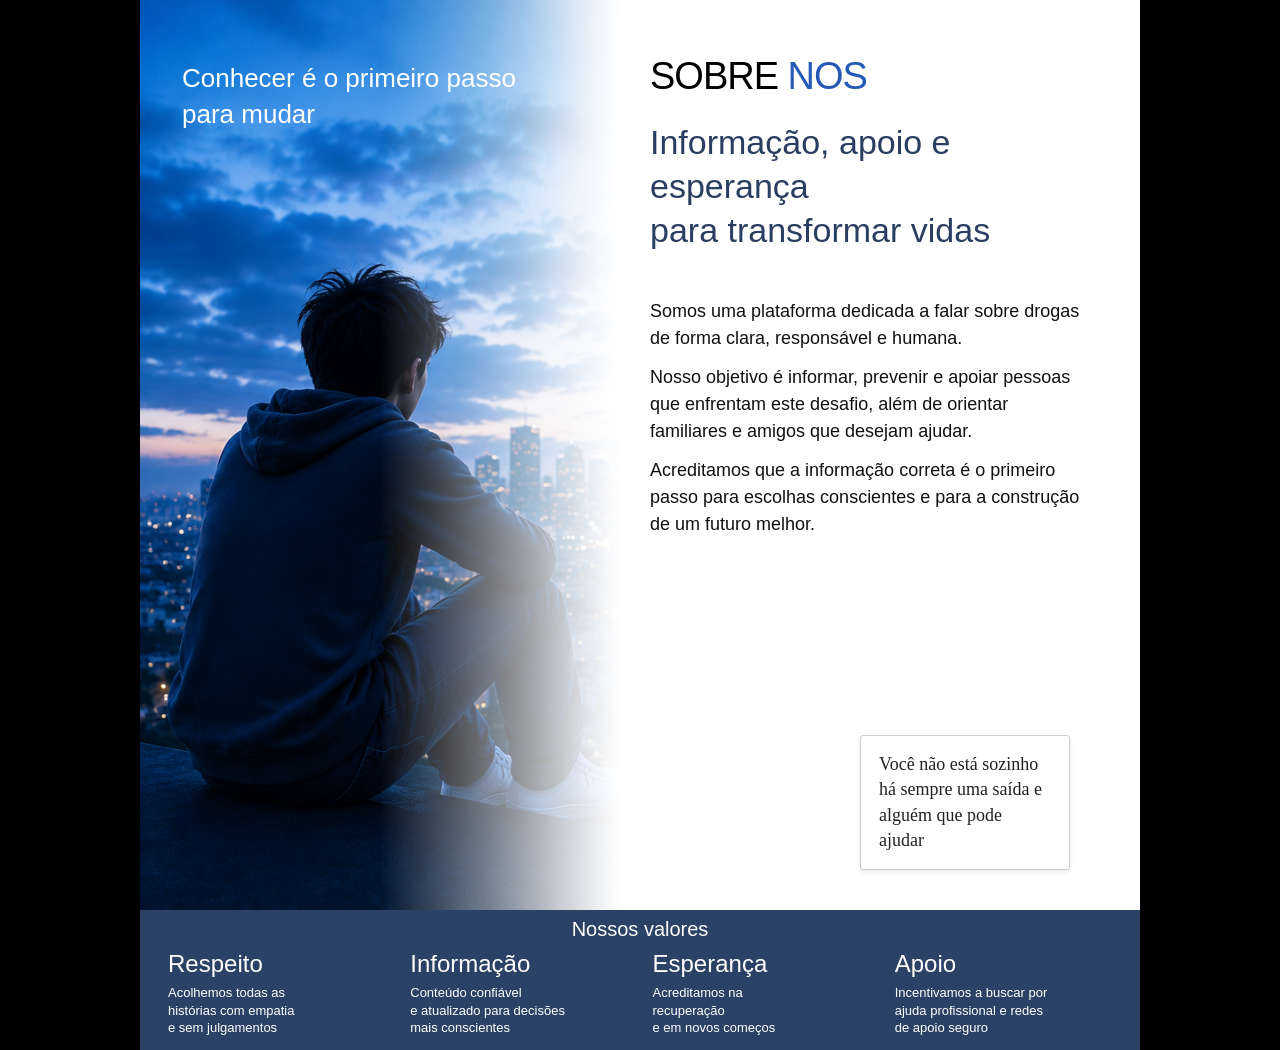
<file: sobrenos.html>
<!DOCTYPE html>
<html lang="pt">
<head>
    <meta charset="UTF-8">
    <meta name="viewport" content="width=device-width, initial-scale=1.0">
    <title>Sobre Nós</title>

    
    <link rel="stylesheet" href="sobrenos.css">
</head>

<body>

    <div class="pagina">

        
        <section class="imagem">
            <div class="frase">
                Conhecer é o primeiro passo<br>
                para mudar
            </div>
        </section>


        
        <section class="conteudo">

            <h1>
                SOBRE <span>NOS</span>
            </h1>

            <h2>
                Informação, apoio e esperança<br>
                para transformar vidas
            </h2>

            <div class="texto">

                <p>
                    Somos uma plataforma dedicada a falar sobre drogas
                    de forma clara, responsável e humana.
                </p>

                <p>
                    Nosso objetivo é informar, prevenir e apoiar pessoas
                    que enfrentam este desafio, além de orientar familiares
                    e amigos que desejam ajudar.
                </p>

                <p>
                    Acreditamos que a informação correta é o primeiro
                    passo para escolhas conscientes e para a construção
                    de um futuro melhor.
                </p>

            </div>


         
            <div class="mensagem">
                Você não está sozinho<br>
                há sempre uma saída e<br>
                alguém que pode ajudar
            </div>

        </section>


        <footer>

            <div class="titulo-valores">
                Nossos valores
            </div>

            <div class="valores">

                <div class="valor">
                    <h3>Respeito</h3>

                    <p>
                        Acolhemos todas as<br>
                        histórias com empatia<br>
                        e sem julgamentos
                    </p>
                </div>


                <div class="valor">
                    <h3>Informação</h3>

                    <p>
                        Conteúdo confiável<br>
                        e atualizado para decisões<br>
                        mais conscientes
                    </p>
                </div>


                <div class="valor">
                    <h3>Esperança</h3>

                    <p>
                        Acreditamos na<br>
                        recuperação<br>
                        e em novos começos
                    </p>
                </div>


                <div class="valor">
                    <h3>Apoio</h3>

                    <p>
                        Incentivamos a buscar por<br>
                        ajuda profissional e redes<br>
                        de apoio seguro
                    </p>
                </div>

            </div>

        </footer>

    </div>

</body>
</html>














    
</div>


</body>
</html>
</file>
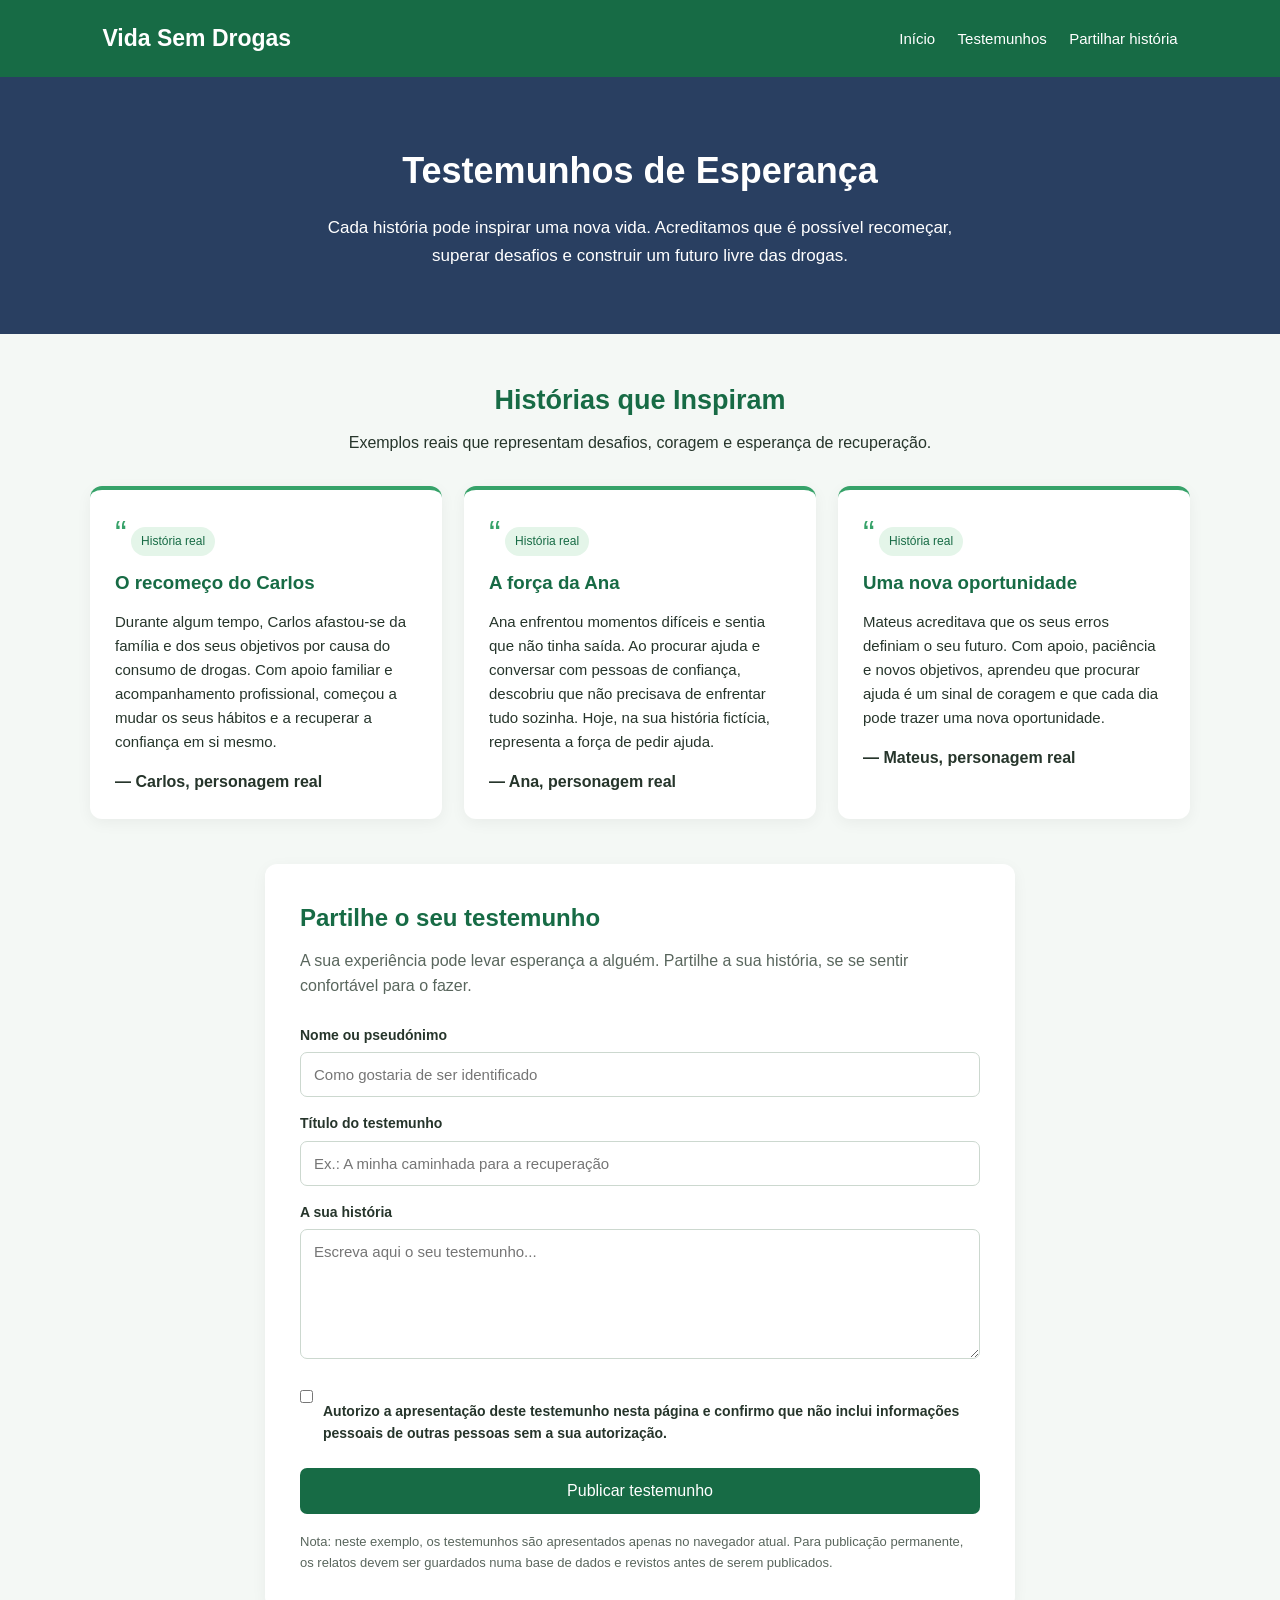
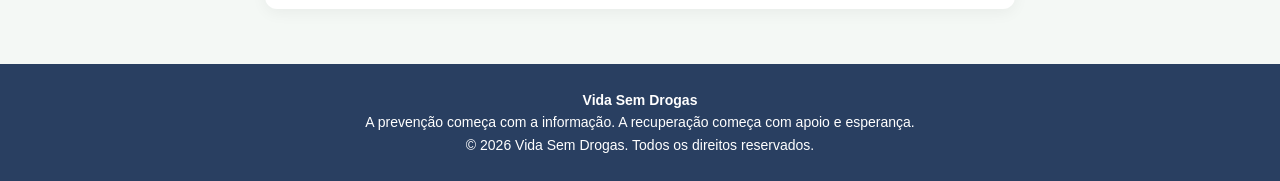
<file: testemunho.html>
<!DOCTYPE html>
<html lang="pt">
<head>
    <meta charset="UTF-8">
    <meta name="viewport" content="width=device-width, initial-scale=1.0">
    <title>Testemunhos | Vida Sem Drogas</title>

    <style>
        * {
            margin: 0;
            padding: 0;
            box-sizing: border-box;
        }

        body {
            font-family: Arial, sans-serif;
            background: #f4f8f5;
            color: #26352b;
            line-height: 1.6;
        }

        header {
            background: #176b45;
            color: white;
            padding: 20px 8%;
            display: flex;
            justify-content: space-between;
            align-items: center;
            flex-wrap: wrap;
            gap: 15px;
        }

        header h2 {
            font-size: 23px;
        }

        nav a {
            color: white;
            text-decoration: none;
            margin-left: 18px;
            font-size: 15px;
        }

        nav a:hover {
            text-decoration: underline;
        }

        .hero {
background: #293f61;
            color: white;
            text-align: center;
            padding: 65px 20px;
        }

        .hero h1 {
            font-size: 36px;
            margin-bottom: 15px;
        }

        .hero p {
            max-width: 650px;
            margin: auto;
            font-size: 17px;
        }

        .container {
            width: 90%;
            max-width: 1100px;
            margin: 45px auto;
        }

        .section-title {
            text-align: center;
            margin-bottom: 30px;
        }

        .section-title h2 {
            color: #176b45;
            font-size: 27px;
            margin-bottom: 8px;
        }

        .testemunhos {
            display: grid;
            grid-template-columns: repeat(
                auto-fit, minmax(250px, 1fr)
            );
            gap: 22px;
        }

        .card {
            background: white;
            padding: 25px;
            border-radius: 12px;
            box-shadow: 0 4px 15px #0000000d;
            border-top: 4px solid #36a269;
        }

        .card .aspas {
            font-size: 35px;
            color: #36a269;
            line-height: 1;
        }

        .card h3 {
            color: #176b45;
            margin: 12px 0;
        }

        .card p {
            font-size: 15px;
            margin-bottom: 15px;
        }

        .tipo {
            display: inline-block;
            background: #e4f5e9;
            color: #176b45;
            padding: 5px 10px;
            border-radius: 20px;
            font-size: 12px;
        }

        .form-section {
            background: white;
            padding: 35px;
            border-radius: 12px;
            box-shadow: 0 4px 15px #0000000d;
            max-width: 750px;
            margin: auto;
        }

        .form-section h2 {
            color: #176b45;
            margin-bottom: 10px;
        }

        .form-section > p {
            margin-bottom: 25px;
            color: #59665d;
        }

        label {
            display: block;
            margin: 15px 0 6px;
            font-weight: bold;
            font-size: 14px;
        }

        input, textarea, select {
            width: 100%;
            padding: 13px;
            border: 1px solid #ccd8cf;
            border-radius: 7px;
            font-size: 15px;
            font-family: inherit;
            background: #fff;
        }

        input:focus, textarea:focus, select:focus {
            outline: 2px solid #36a269;
            border-color: #36a269;
        }

        textarea {
            resize: vertical;
            min-height: 130px;
        }

        .privacidade {
            display: flex;
            align-items: flex-start;
            gap: 10px;
            margin: 18px 0;
            font-size: 13px;
        }

        .privacidade input {
            width: auto;
            margin-top: 5px;
        }

        button {
            background: #176b45;
            color: white;
            border: none;
            padding: 14px 22px;
            border-radius: 7px;
            cursor: pointer;
            font-size: 16px;
            width: 100%;
            transition: 0.3s;
        }

        button:hover {
            background: #105335;
        }

        #mensagem {
            margin-top: 15px;
            font-weight: bold;
        }

        .aviso {
            margin-top: 18px;
            font-size: 13px;
            color: #59665d;
        }

        footer {
            text-align: center;
            background: #293f61;
            color: white;
            padding: 25px 15px;
            margin-top: 55px;
        }

        footer p {
            font-size: 14px;
        }

        @media (max-width: 600px) {
            header {
                justify-content: center;
                text-align: center;
            }

            nav a {
                margin: 0 7px;
                font-size: 13px;
            }

            .hero {
                padding: 45px 20px;
            }

            .hero h1 {
                font-size: 28px;
            }

            .form-section {
                padding: 22px;
            }
        }
    </style>
</head>

<body>

    <!-- Cabeçalho -->
    <header>
        <h2>Vida Sem Drogas</h2>

        <nav>
            <a href="nossosite.html">Início</a>
            <a href="#historias">Testemunhos</a>
            <a href="#partilhar">Partilhar história</a>
        </nav>
    </header>

    <!-- Apresentação -->
    <section class="hero" id="inicio">
        <h1>Testemunhos de Esperança</h1>

        <p>
            Cada história pode inspirar uma nova vida.
            Acreditamos que é possível recomeçar, superar
            desafios e construir um futuro livre das drogas.
        </p>
    </section>

    <!-- Histórias -->
    <main>
        <section class="container" id="historias">

            <div class="section-title">
                <h2>Histórias que Inspiram</h2>
                <p>
                    Exemplos reais que representam desafios,
                    coragem e esperança de recuperação.
                </p>
            </div>

            <div class="testemunhos" id="listaTestemunhos">

                <article class="card">
                    <span class="aspas">“</span>
                    <span class="tipo">História real</span>

                    <h3>O recomeço do Carlos</h3>

                    <p>
                        Durante algum tempo, Carlos afastou-se
                        da família e dos seus objetivos por causa
                        do consumo de drogas. Com apoio familiar
                        e acompanhamento profissional, começou
                        a mudar os seus hábitos e a recuperar
                        a confiança em si mesmo.
                    </p>

                    <strong>— Carlos, personagem real</strong>
                </article>

                <article class="card">
                    <span class="aspas">“</span>
                    <span class="tipo">História real</span>

                    <h3>A força da Ana</h3>

                    <p>
                        Ana enfrentou momentos difíceis e sentia
                        que não tinha saída. Ao procurar ajuda
                        e conversar com pessoas de confiança,
                        descobriu que não precisava de enfrentar
                        tudo sozinha. Hoje, na sua história fictícia,
                        representa a força de pedir ajuda.
                    </p>

                    <strong>— Ana, personagem real</strong>
                </article>

                <article class="card">
                    <span class="aspas">“</span>
                    <span class="tipo">História real</span>

                    <h3>Uma nova oportunidade</h3>

                    <p>
                        Mateus acreditava que os seus erros
                        definiam o seu futuro. Com apoio,
                        paciência e novos objetivos, aprendeu
                        que procurar ajuda é um sinal de coragem
                        e que cada dia pode trazer uma nova
                        oportunidade.
                    </p>

                    <strong>— Mateus, personagem real</strong>
                </article>

            </div>
        </section>

        <!-- Formulário -->
        <section class="container" id="partilhar">

            <div class="form-section">
                <h2>Partilhe o seu testemunho</h2>

                <p>
                    A sua experiência pode levar esperança a
                    alguém. Partilhe a sua história, se se sentir
                    confortável para o fazer.
                </p>

                <form id="formTestemunho">

                    <label for="nome">Nome ou pseudónimo</label>
                    <input
                        type="text"
                        id="nome"
                        maxlength="60"
                        placeholder="Como gostaria de ser identificado"
                        required
                    >

                    <label for="titulo">Título do testemunho</label>
                    <input
                        type="text"
                        id="titulo"
                        maxlength="100"
                        placeholder="Ex.: A minha caminhada para a recuperação"
                        required
                    >

                    <label for="historia">A sua história</label>
                    <textarea
                        id="historia"
                        minlength="20"
                        maxlength="2000"
                        placeholder="Escreva aqui o seu testemunho..."
                        required
                    ></textarea>

                    <div class="privacidade">
                        <input
                            type="checkbox"
                            id="consentimento"
                            required
                        >

                        <label for="consentimento">
                            Autorizo a apresentação deste testemunho
                            nesta página e confirmo que não inclui
                            informações pessoais de outras pessoas
                            sem a sua autorização.
                        </label>
                    </div>

                    <button type="submit">
                        Publicar testemunho
                    </button>

                    <p id="mensagem" role="status"></p>

                    <p class="aviso">
                        Nota: neste exemplo, os testemunhos são
                        apresentados apenas no navegador atual.
                        Para publicação permanente, os relatos
                        devem ser guardados numa base de dados
                        e revistos antes de serem publicados.
                    </p>

                </form>
            </div>
        </section>
    </main>

    <!-- Rodapé -->
    <footer>
        <p><strong>Vida Sem Drogas</strong></p>
        <p>
            A prevenção começa com a informação.
            A recuperação começa com apoio e esperança.
        </p>
        <p>&copy; 2026 Vida Sem Drogas. Todos os direitos reservados.</p>
    </footer>

    <script>
        const formulario = document.getElementById("formTestemunho");
        const lista = document.getElementById("listaTestemunhos");
        const mensagem = document.getElementById("mensagem");

        formulario.addEventListener("submit", function(event) {
            event.preventDefault();

            const nome = document.getElementById("nome").value.trim();
            const titulo = document.getElementById("titulo").value.trim();
            const historia = document.getElementById("historia").value.trim();
            const consentimento = document.getElementById("consentimento").checked;

            if (!nome || !titulo || historia.length < 20 || !consentimento) {
                mensagem.textContent =
                    "Preencha os campos e confirme a autorização.";
                mensagem.style.color = "#b42318";
                return;
            }

            const artigo = document.createElement("article");
            artigo.className = "card";

            const aspas = document.createElement("span");
            aspas.className = "aspas";
            aspas.textContent = "“";

            const etiqueta = document.createElement("span");
            etiqueta.className = "tipo";
            etiqueta.textContent = "Testemunho enviado";

            const tituloElemento = document.createElement("h3");
            tituloElemento.textContent = titulo;

            const texto = document.createElement("p");
            texto.textContent = historia;

            const autor = document.createElement("strong");
            autor.textContent = "— " + nome;

            artigo.append(
                aspas,
                etiqueta,
                tituloElemento,
                texto,
                autor
            );

            lista.prepend(artigo);

            mensagem.textContent =
                "Testemunho apresentado nesta página com sucesso!";
            mensagem.style.color = "#176b45";

            formulario.reset();
            artigo.scrollIntoView({
                behavior: "smooth",
                block: "center"
            });
        });
    </script>

</body>
</html>
</file>
<file: curiosidade.css>
* {
    margin: 0;
    padding: 0;
    box-sizing: border-box;
}

body {
    font-family: Arial, sans-serif;
    background-color: #ffffff;
    color: #293e60;
}

.cabecalho {
    height: 245px;
    background-color: #293e60;
    text-align: center;
    overflow: hidden;
    position: relative;
}

.cabecalho h1 {
    color: white;
    font-size: 23px;
    font-weight: normal;
    padding-top: 14px;
    position: relative;
    z-index: 1;
}

.cabecalho img {
    width: 100%;
    height: 205px;
    object-fit: contain;
    object-position: center;
    display: block;
    margin: 0 auto;
}

main h2 {
    text-align: center;
    font-size: 23px;
    font-weight: normal;
    margin-top: 27px;
    margin-bottom: 85px;
}

.cartoes {
    max-width: 570px;
    margin: 0 auto 50px;
    display: grid;
    grid-template-columns: 1fr 1fr;
    gap: 50px 55px;
}

.cartao {
    background-color: #293e60;
    color: white;
    border-radius: 8px;
    min-height: 101px;
    padding: 25px 27px;
    display: flex;
    align-items: center;
    justify-content: center;
    font-size: 15px;
    line-height: 1.4;
}

footer {
    background-color: #293e60;
    color: white;
    text-align: center;
    padding: 22px 10px;
    font-size: 15px;
}

@media (max-width: 600px) {
    .cabecalho {
        height: 230px;
    }

    .cabecalho img {
        height: 190px;
    }

    main h2 {
        margin-bottom: 45px;
    }

    .cartoes {
        grid-template-columns: 1fr;
        gap: 20px;
        margin: 0 25px 35px;
    }

    .cartao {
        min-height: 100px;
        font-size: 12px;
        padding: 25px;
    }

    footer {
        font-size: 14px;
    }
}
</file>
<file: sobreasdrogas.css>
* {
    margin: 0;
    padding: 0;
    box-sizing: border-box;
}

body {
    background:rgb(92, 92, 208);
    font-family: Arial, Helvetica, sans-serif;
    color: #111;
}

.pagina {
    width: 580px;
    max-width: 95%;
    margin: 5px auto;
    background: white;
    min-height: 100vh;
}

.capa {
    position: relative;
    width: 100%;
    overflow: hidden;
}

.capa img {
    width: 100%;
    height: 260px; /* Aumentado de 210px para dar espaço ao título maior */
    object-fit: cover;
    display: block;
}

.titulo {
    position: absolute;
    top: 35px; /* Ajustado ligeiramente para centralizar o texto maior */
    left: 0;
    width: 100%;
    text-align: center;
    color: white;
    text-shadow: 2px 2px 5px #000;
}

.titulo h1 {
    font-family: cursive;
    font-style: italic;
    font-size: 48px; /* Aumentado de 42px */
    line-height: 46px;
}

.titulo h2 {
    font-size: 64px; /* Aumentado de 56px */
    color: #7ddcff;
    font-weight: 900;
    line-height: 62px;
}

.menu {
    position: absolute;
    right: 25px;
    top: 18px;
    color: white;
    font-size: 40px;
    font-weight: bold;
}

.conteudo {
    padding: 20px 45px 35px; /* Aumentado o topo para dar mais respiro */
    font-size: 17px; /* Aumentado de 12px para alta nitidez */
    line-height: 1.5; /* Aumentado de 1.2 para melhorar o conforto visual */
}

.conteudo h3 {
    text-align: center;
    color: #00aeea;
    font-size: 22px; /* Aumentado de 14px */
    font-weight: normal;
    margin-bottom: 14px; /* Proporcionalmente aumentado */
}

.introducao {
    text-align: center;
    margin-bottom: 16px;
}

.conteudo h4 {
    text-align: center;
    color: #18bce9;
    font-size: 19px; /* Aumentado de 12px */
    font-weight: normal;
    margin-bottom: 8px;
}

.central {
    text-align: center;
    margin-bottom: 14px;
}

.tipo {
    margin-bottom: 20px; /* Aumentado de 12px para separar melhor os blocos de texto */
}

.tipo strong {
    font-weight: bold; /* Mudado para bold para dar mais destaque ao texto maior */
}

.tipo p {
    margin-top: 4px; /* Ajustado para acompanhar a nova altura de linha */
}

@media (max-width: 600px) {

    .pagina {
        width: 95%;
    }

    .capa img {
        height: 220px; /* Adaptado de 180px para o mobile */
    }

    .titulo h1 {
        font-size: 36px;
    }

    .titulo h2 {
        font-size: 48px;
    }

    .conteudo {
        padding: 20px 25px 30px;
        font-size: 16px; /* Mantido confortável também em ecrãs menores */
    }
    
    .conteudo h3 {
        font-size: 20px;
    }

    .conteudo h4 {
        font-size: 18px;
    }
}
</file>
<file: sobrenos.css>
* {
    margin: 0;
    padding: 0;
    box-sizing: border-box;
}

body {
    min-height: 100vh;
    background: #000;

    display: flex;
    justify-content: center;
    align-items: center;

    font-family: Arial, Helvetica, sans-serif;
}

.pagina {
    width: 1000px;
    height: 1050px; /* Aumentado de 900px para 1050px para acomodar confortavelmente os textos maiores */

    background: #f8f8f8;

    display: grid;

    grid-template-columns: 48% 52%;
    grid-template-rows: 1fr 140px; /* Aumentado de 110px para 140px para dar espaço ao footer maior */

    overflow: hidden;
}

.imagem {
    position: relative;

    background-image:
        linear-gradient(
            90deg,
            rgba(0, 0, 0, 0) 50%,
            white 100%
        ),
        url("fundo\ branco.png");

    background-size: cover;
    background-position: left;

    min-height: 600px;
}

.frase {
    position: absolute;

    top: 60px;
    left: 42px;

    color: white;

    font-size: 26px; /* Aumentado de 20px */

    line-height: 1.4; /* Ajustado de 1.3 */
}

.conteudo {
    position: relative;

    padding: 55px 55px 30px 30px; /* Ajustado o preenchimento para equilibrar o espaço */

    background-color: white;
}

h1 {
    font-size: 38px; /* Aumentado de 28px */

    font-weight: 400;

    letter-spacing: -1px;

    margin-bottom: 22px; /* Ajustado de 18px */
}

h1 span {
    color: #2459b7;
}

h2 {
    font-size: 34px; /* Aumentado de 27px */

    line-height: 1.3; /* Ajustado de 1.25 */

    font-weight: 400;

    color: #293e61;

    margin-bottom: 45px;
}

.texto {
    max-width: 520px;

    font-size: 18px; /* Aumentado de 14px */

    line-height: 1.5; /* Aumentado de 1.3 */

    color: #111;
}

.texto p {
    margin-bottom: 12px; /* Aumentado de 5px */
}

.mensagem {
    position: absolute;

    right: 70px;
    bottom: 40px; /* Reajustado para subir e encaixar com folga */

    width: 210px; /* Aumentado de 172px */

    min-height: 110px; /* Aumentado de 82px */

    padding: 16px 18px; /* Aumentado para o texto respirar */

    background: white;

    border: 1px solid #ccc;

    border-radius: 3px;

    box-shadow:
        0 2px 5px rgba(0,0,0,0.08);

    font-family:
        Georgia,
        "Times New Roman",
        serif;

    font-size: 18px; /* Aumentado de 15px */

    line-height: 1.4; /* Ajustado de 1.35 */

    color: #222;
}

footer {
    grid-column: 1 / -1;

    position: relative;

    background: #2b4266;

    color: white;

    padding: 35px 28px 15px; /* Aumentado o topo de 28px para 35px */
}

.titulo-valores {
    position: absolute;

    top: 8px; /* Ajustado ligeiramente devido ao tamanho do texto */

    left: 50%;

    transform: translateX(-50%);

    font-size: 20px; /* Aumentado de 17px */

    font-weight: 400;
}

.valores {
    height: 100%;

    display: grid;

    grid-template-columns:
        repeat(4, 1fr);

    gap: 25px;
}

.valor {
    padding-top: 5px;
}

.valor h3 {
    font-size: 24px; /* Aumentado de 20px */

    font-weight: 400;

    margin-bottom: 6px; /* Ajustado de 4px */
}

.valor p {
    font-size: 13px; /* Aumentado de 10px */

    line-height: 1.35; /* Ajustado de 1.25 */

    color: white;
}

/* RESPONSIVO */

@media (max-width: 850px) {

    body {
        padding: 0;
    }

    .pagina {
        width: 100%;

        min-height: 100vh;

        height: auto;

        grid-template-columns: 1fr;

        grid-template-rows:
            400px
            auto
            auto;
    }

    .imagem {
        grid-column: 1;

        grid-row: 1;

        min-height: 400px;
    }

    .conteudo {
        grid-column: 1;

        grid-row: 2;

        padding: 40px 30px 220px; /* Aumentado o padding inferior para não sobrepor a mensagem */

        min-height: 500px;
    }

    h1 {
        font-size: 32px; /* Adaptado para mobile */
    }

    h2 {
        font-size: 28px; /* Adaptado para mobile */

        margin-bottom: 30px;
    }

    .mensagem {
        right: 30px;

        bottom: 35px;
    }

    footer {
        grid-row: 3;

        padding-top: 45px; /* Mais espaço para o título absoluto */
    }

    .valores {
        grid-template-columns:
            repeat(2, 1fr);

        gap: 30px 20px; /* Espaço aumentado entre blocos */
    }
}

@media (max-width: 480px) {

    .imagem {
        min-height: 300px;
    }

    .conteudo {
        padding:
            35px
            22px
            210px;
    }

    .frase {
        left: 25px;

        top: 30px;
        
        font-size: 22px; /* Reduzido levemente para ecrãs muito pequenos */
    }

    .mensagem {
        left: 22px;

        right: auto;

        bottom: 30px;
    }

    .valores {
        grid-template-columns: 1fr; /* Mudado para 1 coluna em ecrãs muito estreitos para evitar esmagar o texto */
    }

    .valor h3 {
        font-size: 24px;
    }

    .valor p {
        font-size: 13px;
    }
}
</file>
